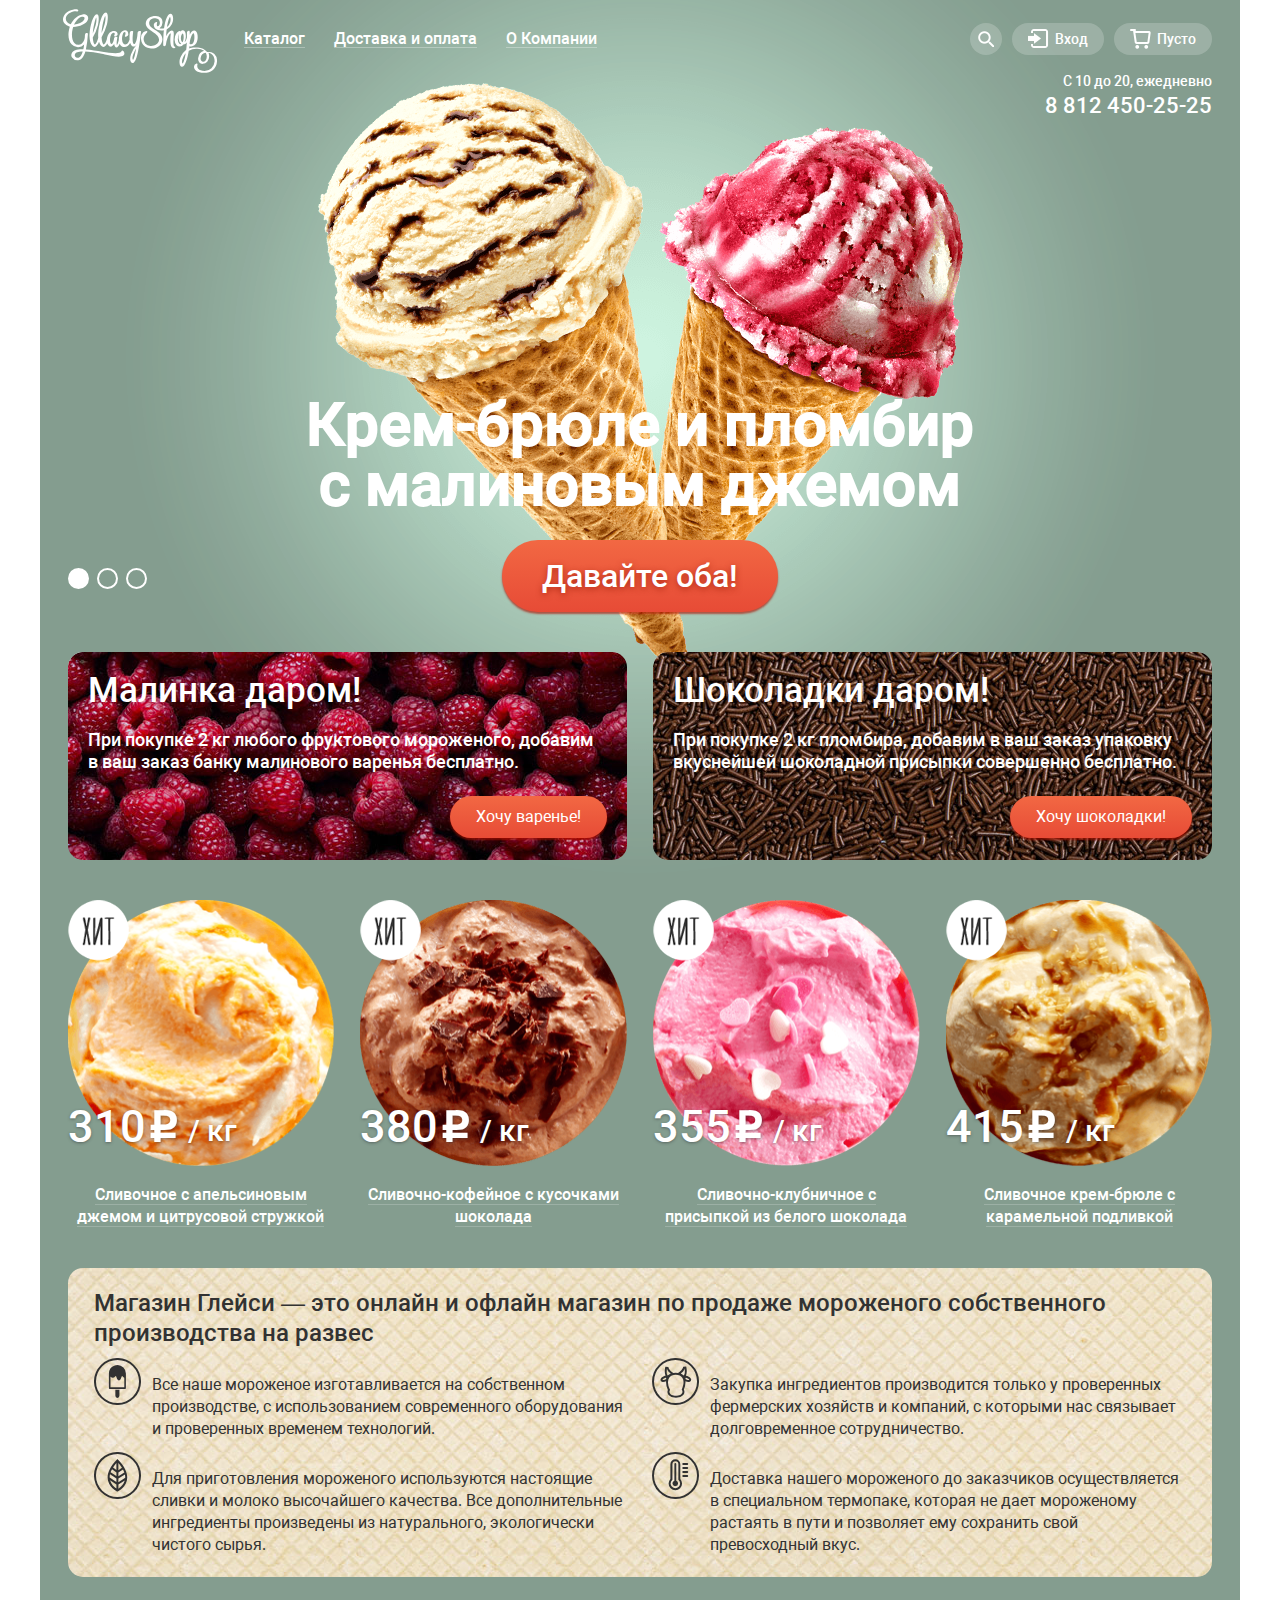
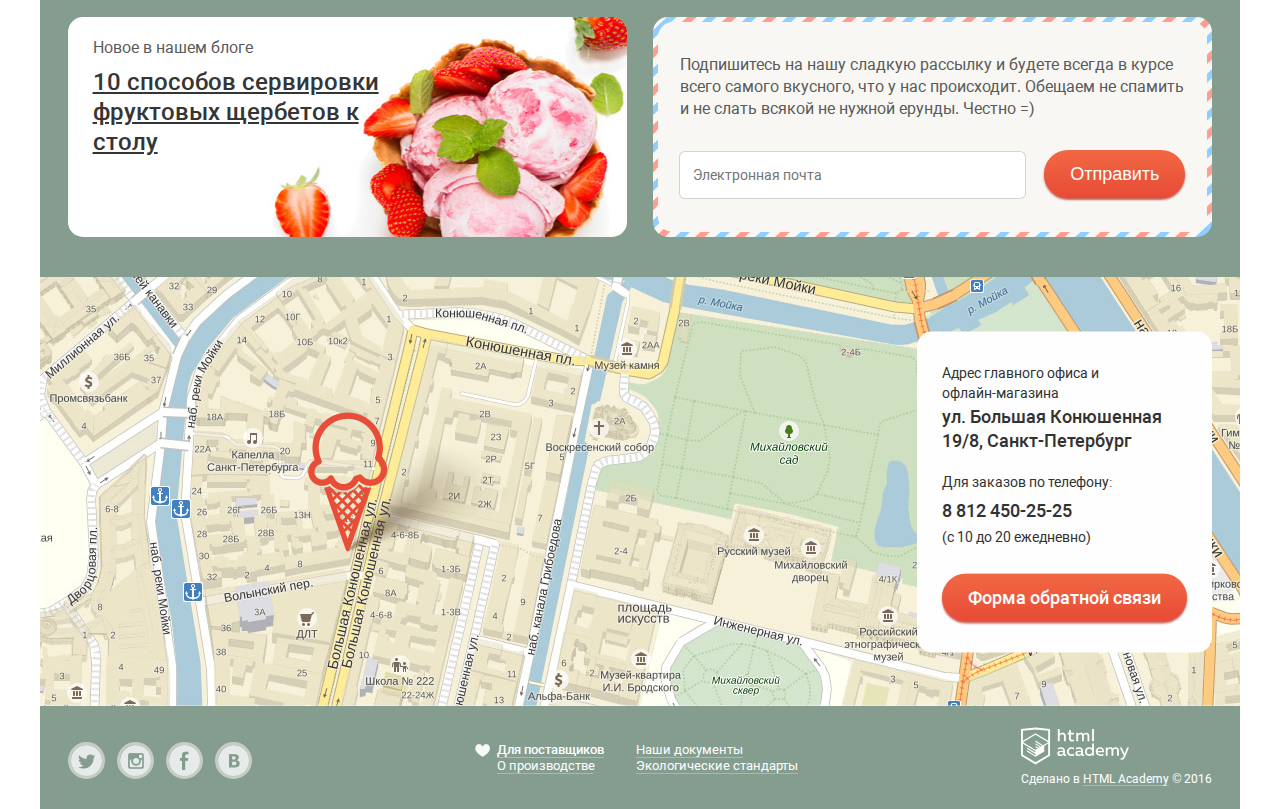
<file: index.html>
<!DOCTYPE html>
<html lang="ru">
    <head>
    <meta charset="utf-8">
    <link rel="stylesheet" href="css/style.css">
    <title>Gllacy</title>
    </head>
    <body>
        <input type="radio" id="slide-1" name="toggle" checked>
        <input type="radio" id="slide-2" name="toggle">
        <input type="radio" id="slide-3" name="toggle">
        
    <div class="container background-switch">
        <header class="clearfix">
            <nav class="header-block-left">
                <div class="header-logo">
                    <img src="img/logo-header.svg" width="154" height="64" alt="Магазин «Глейси»">
                </div>
                <ul class="nav-menu">
                    <li><a href="#">Каталог</a>
                        <ul class="nav-submenu">
                            <li><a class="nav-submenu-title">Новинки</a></li>
                            <li><a href="catalog.html">Сливочное</a></li>
                            <li><a href="#">Щербеты</a></li>
                            <li><a href="#">Фруктовый лед</a></li>
                            <li><a href="#">Мелорин</a></li>
                        </ul>
                    </li>
                    <li><a href="#">Доставка и оплата</a></li>
                    <li><a href="#">О Компании</a></li>
                </ul>
            </nav>
            
            <div class="header-block-right">
                <div class="search">
                    <a class="search-link" href="#">П</a>
                    <form class="search-form" action="#" method="get">
                        <input type="text" name="search" placeholder="Что ищем?">
                    </form>
                </div>
                <div class="login">
                    <a class="login-link" href="#">Вход</a>
                    <form class="login-form" action="#" method="get">
                        <input type="email" name="email" placeholder="Электронная почта">
                        <input type="password" name="password" placeholder="Пароль">
                        <div class="login-form-actions clearfix">
                            <button class="btn" name="submit">Войти</button>
                            <div class="login-form-links">
                                <a href="#">Забыли пароль?</a>
                                <a href="#">Новая регистрация</a>
                            </div>
                        </div>
                    </form>
                </div>
                <div class="cart">
                    <a class="cart-link" href="#">Пусто</a>
                </div>
            </div>
            <div class="info">
                <span class="schedule">С 10 до 20, ежедневно</span>
                <a class="main-tel" href="tel:+78124502525">8 812 450-25-25</a>
            </div>
        </header>
        
        <main>
            <div class="slider">
                <div class="slider-controls">
                    <label for="slide-1"></label>
                    <label for="slide-2"></label>
                    <label for="slide-3"></label>
                </div>
                <section class="slide slide-1">
                    <b class="slide-title">Крем-брюле и пломбир с малиновым джемом</b>
                    <a class="slide-btn btn" href="#">Давайте оба!</a>
                </section>
                <section class="slide slide-2">
                    <b class="slide-title">Шоколадный пломбир и лимонный сорбет</b>
                    <a class="slide-btn btn" href="#">Давайте оба!</a>
                </section>
                <section class="slide slide-3">
                    <b class="slide-title">Пломбир с помадкой и клубничный щербет</b>
                    <a class="slide-btn btn" href="#">Давайте оба!</a>
                </section>
            </div>
            
            <div class="special-offers clearfix">
                <section class="offer-left">
                    <h2>Малинка даром!</h2>
                    <p>При покупке 2 кг любого фруктового мороженого, добавим в ваш заказ банку малинового варенья бесплатно.</p>
                    <a class="btn" href="#">Хочу варенье!</a>
                </section>
                <section class="offer-right">
                    <h2>Шоколадки даром!</h2>
                    <p>При покупке 2 кг пломбира, добавим в ваш заказ упаковку вкуснейшей шоколадной присыпки совершенно бесплатно.</p>
                    <a class="btn" href="#">Хочу шоколадки!</a>
                </section>
            </div>
            
            <ul class="products">
                <li>
                    <div class="product-content">
                        <div class="product-photo">
                            <a href="#"><img src="img/ice-cream-1.png" alt="Сливочное с апельсиновым джемом и цитрусовой стружкой"></a>
                            <div class="hit">
                                <a href="#"><img src="img/hit.png" height="61" alt="Хит"></a>
                            </div>
                            <p class="price-tag"><span>310<img src="img/icon-rub.svg" width="32" height="37"></span> / кг</p>
                        </div>
                        <p><a class="product-title" href="#">Сливочное с апельсиновым джемом и цитрусовой стружкой</a></p>
                    </div>
                </li>
                <li>
                    <div class="product-content">
                        <div class="product-photo">
                            <a href="#"><img src="img/ice-cream-2.png" height="267" width="267" alt="Сливочно-кофейное с кусочками шоколада"></a>
                            <div class="hit">
                                <a href="#"><img src="img/hit.png" height="61" alt="Хит"></a>
                            </div>
                            <p class="price-tag"><span>380<img src="img/icon-rub.svg" width="32" height="37"></span> / кг</p>
                        </div>
                        <p><a class="product-title" href="#">Сливочно-кофейное с кусочками шоколада</a></p>
                    </div>
                </li>
                <li>
                    <div class="product-content">
                        <div class="product-photo">
                            <a href="#"><img src="img/ice-cream-3.png" height="267" width="267" alt="Сливочно-клубничное с присыпкой из белого шоколада"></a>
                            <div class="hit">
                                <a href="#"><img src="img/hit.png" height="61" alt="Хит"></a>
                            </div>
                            <p class="price-tag"><span>355<img src="img/icon-rub.svg" width="32" height="37"></span> / кг</p>
                        </div>
                        <p><a class="product-title" href="#">Сливочно-клубничное с присыпкой из белого шоколада</a></p>
                    </div>
                </li>
                <li>
                    <div class="product-content">
                        <div class="product-photo">
                            <a href="#"><img src="img/ice-cream-4.png" height="267" width="267" alt="Сливочное крем-брюле с карамельной подливкой"></a>
                            <div class="hit">
                                <a href="#"><img src="img/hit.png" height="61" alt="Хит"></a>
                            </div>
                            <p class="price-tag"><span>415<img src="img/icon-rub.svg" width="32" height="37"></span> / кг</p>
                        </div>
                        <p><a class="product-title" href="#">Сливочное крем-брюле с карамельной подливкой</a></p>
                    </div>
                </li>
            </ul>
            
            <section class="gllacy-promo clearfix">
                <h3>Магазин Глейси — это онлайн и офлайн магазин по продаже мороженого собственного производства на развес</h3>
                    <p class="promo-entry">Все наше мороженое изготавливается на собственном производстве, с использованием современного оборудования и проверенных временем технологий.</p>
                    <p class="promo-entry">Закупка ингредиентов  производится только у проверенных фермерских хозяйств и компаний, с которыми нас связывает долговременное сотрудничество.</p>
                    <p class="promo-entry">Для приготовления мороженого используются настоящие сливки и молоко высочайшего качества. Все дополнительные ингредиенты произведены из натурального, экологически чистого сырья.</p>
                    <p class="promo-entry">Доставка нашего мороженого до заказчиков осуществляется в специальном термопаке, которая не дает мороженому растаять в пути и позволяет ему сохранить свой превосходный вкус.</p>
            </section>
            
            <div class="blog-and-newsletter clearfix">
                <section class="blog-news">
                    <p>Новое в нашем блоге</p>
                    <h4><a class="blog-news-link" href="#">10 способов сервировки фруктовых щербетов к столу</a></h4>
                </section>
                <section class="newsletter-wrapper">
                    <div class="newsletter">
                        <p>Подпишитесь на нашу сладкую рассылку и будете всегда в курсе всего самого вкусного, что у нас происходит. Обещаем не спамить и не слать всякой не нужной ерунды. Честно =)</p>
                        <div class="newsletter-form">
                            <form action="#" method="post">
                                <input type="email" name="email" id="email" placeholder="Электронная почта">
                                <button class="btn" name="subscribe">Отправить</button>
                            </form>
                        </div>
                    </div>
                </section>
            </div>
        </main>
        
        <section class="contacts">
            <div class="contacts-map"></div>
            <div class="contacts-info">
                <p>Адрес главного офиса и<br>офлайн-магазина</p>
                <p><b>ул. Большая Конюшенная<br> 19/8, Санкт-Петербург</b></p>
                <p>Для заказов по телефону:</p>
                <a class="tel" href="tel:+78124502525">8 812 450-25-25</a>
                <p>(с 10 до 20 ежедневно)</p>
                <a class="contacts-btn btn" href="#">Форма обратной связи</a>
            </div>
            <form class="feedback-form" action="#" method=post>
                <button class="feedback-form-close" type="button">Закрыть</button>
                <p>Мы обязательно вам ответим!</p>
                <input type="text" name="username" placeholder="Как вас зовут?">
                <input type="email" name="email" placeholder="Ваша почта для ответа?">
                <textarea name="comment" placeholder="Напишите что-нибудь..."></textarea>
                <button class="btn">Отправить</button>
            </form>
            <div class="feedback-form-overlay"></div>
        </section>
        
        <footer class="clearfix">
            <ul class="footer-social">
                <li><a class="social-btn-tw" href="#">Т</a></li>
                <li><a class="social-btn-ig" href="#">И</a></li>
                <li><a class="social-btn-fb" href="#">Ф</a></li>
                <li><a class="social-btn-vk" href="#">В</a></li>
            </ul>
            
            <div class="footer-details">
                <div class="footer-details-left">
                    <a class="important" href="#">Для поставщиков</a>
                    <a href="#">О производстве</a>
                </div>
                <div class="footer-details-right">
                    <a href="#">Наши документы</a>
                    <a href="#">Экологические стандарты</a>
                </div>
            </div>
            
            <div class="footer-copyright">
                <div class="copyright-image">
                    <img src="img/logo-academy.svg" width="108" height="38" alt="HTML Академия">
                </div>
                <p>Сделано в <a href="https://htmlacademy.ru">HTML Academy</a> &#169; 2016</p>
            </div>
        </footer>
    </div>
    
    </body>
</html>
</file>
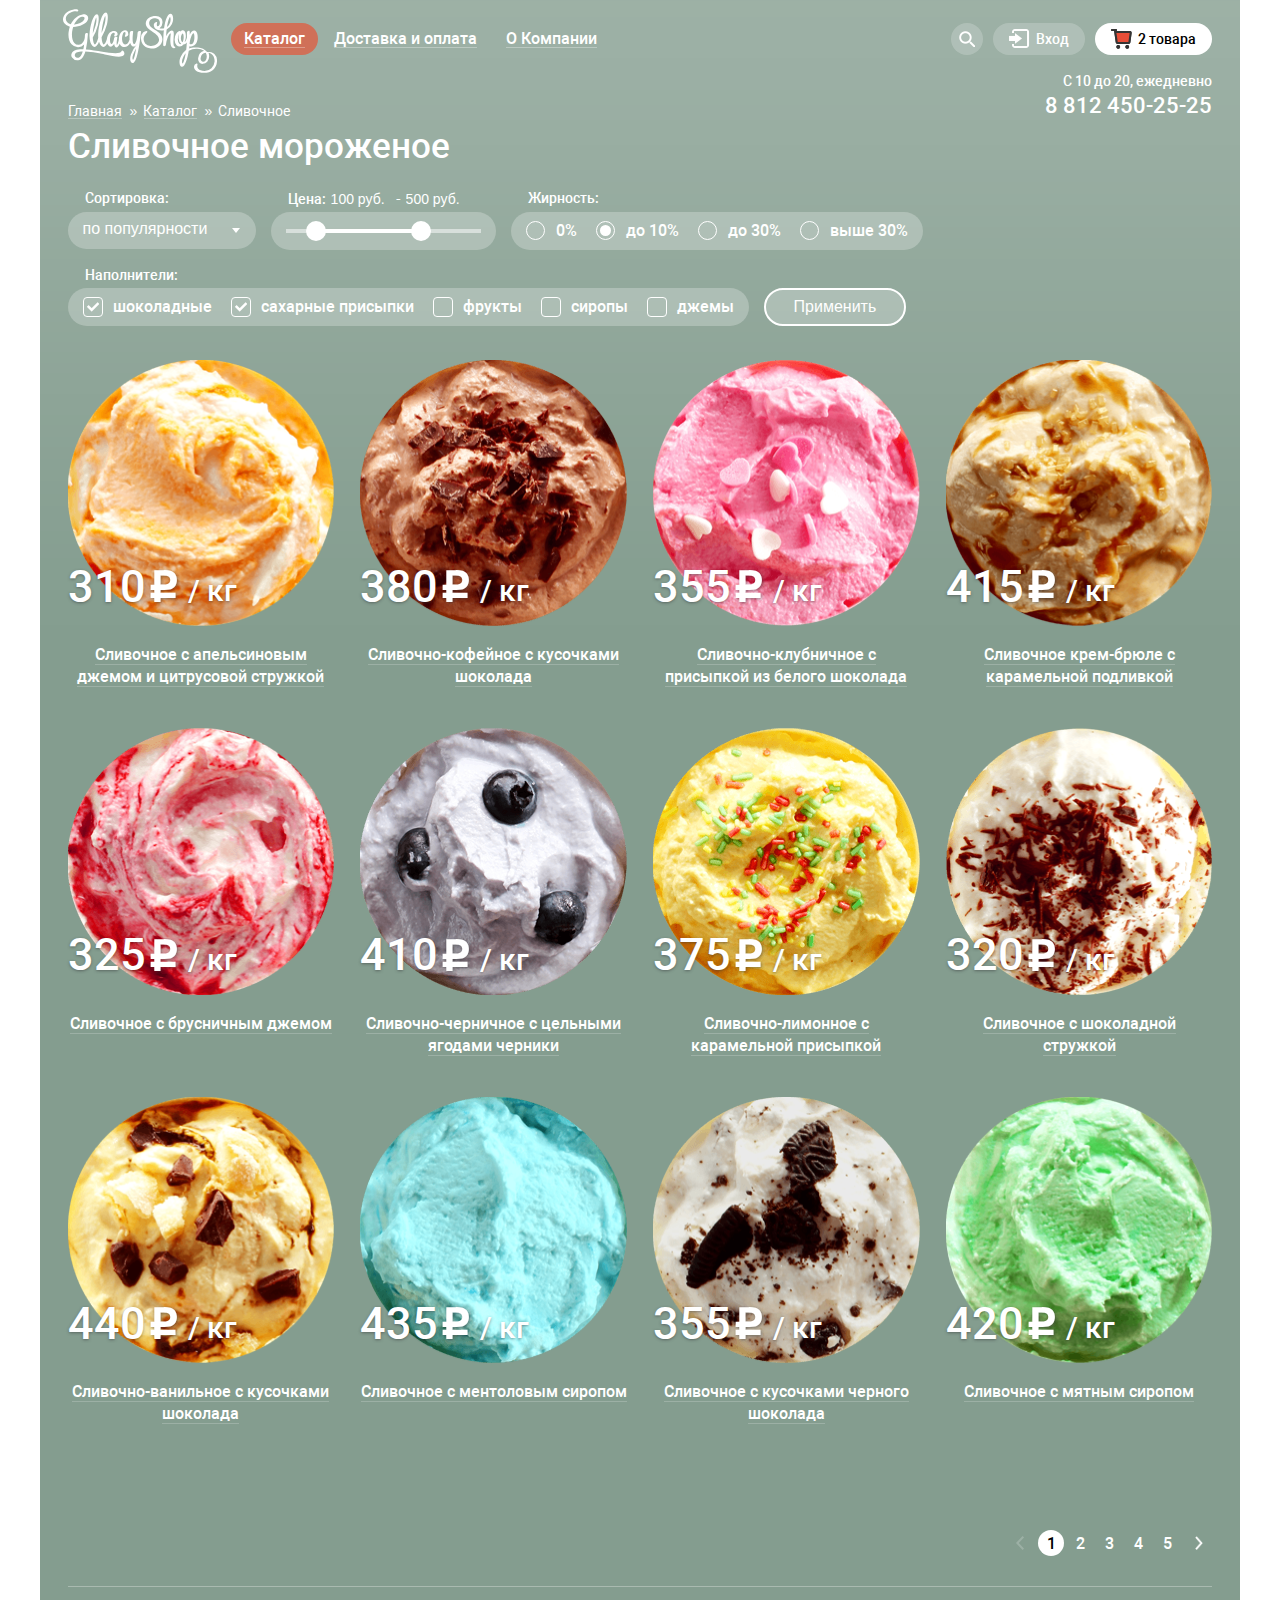
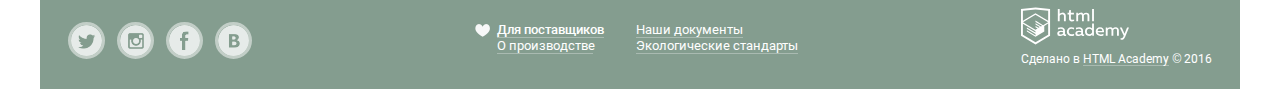
<file: catalog.html>
<!DOCTYPE html>
<html lang="ru">
    <head>
    <meta charset="utf-8">
    <link rel="stylesheet" href="css/style.css">
    <title>Gllacy</title>
    </head>
    <body class="secondary">
        
    <div class="container">
        <header class="clearfix">
            <nav class="header-block-left">
                <div class="header-logo">
                    <a href="index.html"><img src="img/logo-header.svg" width="154" height="64" alt="Магазин «Глейси»"></a>
                </div>
                <ul class="nav-menu">
                    <li><a class="active" href="#">Каталог</a>
                        <ul class="nav-submenu">
                            <li><a class="nav-submenu-title">Новинки</a></li>
                            <li><a class="active-sub" href="catalog.html">Сливочное</a></li>
                            <li><a href="#">Щербеты</a></li>
                            <li><a href="#">Фруктовый лед</a></li>
                            <li><a href="#">Мелорин</a></li>
                        </ul>
                    </li>
                    <li><a href="#">Доставка и оплата</a></li>
                    <li><a href="#">О Компании</a></li>
                </ul>
            </nav>
            
            <div class="header-block-right">
                <div class="search">
                    <a class="search-link" href="#">П</a>
                    <form class="search-form" action="#" method="get">
                        <input type="text" name="search" placeholder="Что ищем?">
                    </form>
                </div>
                <div class="login">
                    <a class="login-link" href="#">Вход</a>
                    <form class="login-form" action="#" method="get">
                        <input type="email" name="email" placeholder="Электронная почта">
                        <input type="password" name="password" placeholder="Пароль">
                        <div class="login-form-actions">
                            <button class="btn" name="submit">Войти</button>
                            <div class="login-form-links">
                                <a href="#">Забыли пароль?</a>
                                <a href="#">Новая регистрация</a>
                            </div>
                        </div>
                    </form>
                </div>
                <div class="cart">
                    <a class="cart-link filled" href="#">2 товара</a>
                    <div class="cart-popup">
                        <table class="cart-table">
                            <tr>
                                <td><button class="cart-item-delete" type="button">Удалить</button></td>
                                <td><img src="img/ice-cream-cart-1.png" width="33" height="33" alt="Пломбир с апельсиновым джемом"></td>
                                <td>Пломбир с апельсиновым джемом</td>
                                <td>1,5 кг x <span>200 руб.</span></td>
                                <td>300 руб.</td>
                            </tr>
                            <tr>
                                <td><button class="cart-item-delete" type="button">Удалить</button></td>
                                <td><img src="img/ice-cream-cart-2.png" width="33" height="33" alt="Клубничный пломбир с присыпкой из белого шоколада"></td>
                                <td>Клубничный пломбир с присыпкой из белого шоколада</td>
                                <td>1,5 кг x <span>300 руб.</span></td>
                                <td>450 руб.</td>
                            </tr>
                        </table>
                        <span class="cart-total">
                            <p>Итого: 750 руб.</p>
                        </span>
                        <a class="btn" href="#">Оформить заказ</a>
                    </div>
                </div>
            
            </div>
            <div class="info">
                <span class="schedule">С 10 до 20, ежедневно</span>
                <a class="main-tel" href="tel:+78124502525">8 812 450-25-25</a>
            </div>
        </header>
        
        <main>
            <nav class="breadcrumbs">
                <a href="#">Главная</a>
                <a href="#">Каталог</a>
                <a class="breadcrumbs-active">Сливочное</a>
            </nav>
            
            <h2 class="page-title">Сливочное мороженое</h2>
            
            <form class="filter clearfix">
                <fieldset class="sort sort-by-type">
                    <legend>Сортировка:</legend>
                    <select class="sort-by-type-list">
                        <option value="popular">по популярности</option>
                        <option value="cheap-to-exp">сначала недорогие</option>
                        <option value="exp-to-cheap">сначала дорогие</option>
                        <option value="fattiness">по жирности</option>
                    </select>
                </fieldset>
                <fieldset class="sort sort-by-price">
                    <legend>
                        <span>Цена: </span><input class="min-price" type="text" value="100 руб."><span> - </span><input class="max-price" type="text" value="500 руб.">
                    </legend>
                    <div class="scale">
                        <div class="toggle toggle-left"></div>
                        <div class="scale-white"></div>
                        <div class="toggle toggle-right"></div>
                    </div>
                </fieldset>
                <fieldset class="sort sort-by-fattiness">
                    <legend>Жирность:</legend>
                    <input type="radio" id="fat-1" name="fattiness" value="0%">
                    <label for="fat-1">0%</label>
                    <input type="radio" id="fat-2" name="fattiness" value=">10%" checked>
                    <label for="fat-2">до 10%</label>
                    <input type="radio" id="fat-3" name="fattiness" value=">30%">
                    <label for="fat-3">до 30%</label>
                    <input type="radio" id="fat-4" name="fattiness" value="<30%">
                    <label for="fat-4">выше 30%</label>
                </fieldset>
                <fieldset class="sort sort-by-fillers">
                    <legend>Наполнители:</legend>
                    <input type="checkbox" id="filler-1" name="chocolate" checked>
                    <label for="filler-1">шоколадные</label>
                    <input type="checkbox" id="filler-2" name="sugar" checked>
                    <label for="filler-2">сахарные присыпки</label>
                    <input type="checkbox" id="filler-3" name="fruit">
                    <label for="filler-3">фрукты</label>
                    <input type="checkbox" id="filler-4" name="syrop">
                    <label for="filler-4">сиропы</label>
                    <input type="checkbox" id="filler-5" name="jam">
                    <label for="filler-5">джемы</label>
                </fieldset>
                <button class="filter-btn btn" name="filter-button">Применить</button>
            </form>
            
            <ul class="products">
                <li>
                    <div class="product-content">
                        <div class="product-photo">
                            <a href="#"><img src="img/ice-cream-1.png" height="267" width="267" alt="Сливочное с апельсиновым джемом и цитрусовой стружкой"></a>
                            <p class="price-tag"><span>310<img src="img/icon-rub.svg" width="32" height="37"></span> / кг</p>
                        </div>
                        <p><a class="product-title" href="#">Сливочное с апельсиновым джемом и цитрусовой стружкой</a></p>
                        <a class="product-btn btn" href="#">Быстрый просмотр</a>
                        <div class="product-overlay"></div>
                    </div>
                </li>
                <li>
                    <div class="product-content">
                        <div class="product-photo">
                            <a href="#"><img src="img/ice-cream-2.png" height="267" width="267" alt="Сливочно-кофейное с кусочками шоколада"></a>
                            <p class="price-tag"><span>380<img src="img/icon-rub.svg" width="32" height="37"></span> / кг</p>
                        </div>
                        <p><a class="product-title" href="#">Сливочно-кофейное с кусочками шоколада</a></p>
                        <a class="product-btn btn" href="#">Быстрый просмотр</a>
                        <div class="product-overlay"></div>
                    </div>
                </li>
                <li>
                    <div class="product-content">
                        <div class="product-photo">
                            <a href="#"><img src="img/ice-cream-3.png" height="267" width="267" alt="Сливочно-клубничное с присыпкой из белого шоколада"></a>
                            <p class="price-tag"><span>355<img src="img/icon-rub.svg" width="32" height="37"></span> / кг</p>
                        </div>
                        <p><a class="product-title" href="#">Сливочно-клубничное с присыпкой из белого шоколада</a></p>
                        <a class="product-btn btn" href="#">Быстрый просмотр</a>
                        <div class="product-overlay"></div>
                    </div>
                </li>
                <li>
                    <div class="product-content">
                        <div class="product-photo">
                            <a href="#"><img src="img/ice-cream-4.png" height="267" width="267" alt="Сливочное крем-брюле с карамельной подливкой"></a>
                            <p class="price-tag"><span>415<img src="img/icon-rub.svg" width="32" height="37"></span> / кг</p>
                        </div>
                        <p><a class="product-title" href="#">Сливочное крем-брюле с карамельной подливкой</a></p>
                        <a class="product-btn btn" href="#">Быстрый просмотр</a>
                        <div class="product-overlay"></div>
                    </div>
                </li>
                <li>
                    <div class="product-content">
                        <div class="product-photo">
                            <a href="#"><img src="img/ice-cream-1a.png" width="267" height="267" alt="Сливочное с брусничным джемом"></a>
                            <p class="price-tag"><span>325<img src="img/icon-rub.svg" width="32" height="37"></span> / кг</p>
                        </div>
                        <p><a class="product-title" href="#">Сливочное с брусничным джемом</a></p>
                        <a class="product-btn btn" href="#">Быстрый просмотр</a>
                        <div class="product-overlay"></div>
                    </div>
                </li>
                <li>
                    <div class="product-content">
                        <div class="product-photo">
                            <a href="#"><img src="img/ice-cream-2a.png" width="267" height="267" alt="Сливочно-черничное с цельными ягодами черники"></a>
                        <p class="price-tag"><span>410<img src="img/icon-rub.svg" width="32" height="37"></span> / кг</p>
                        </div>
                        <p><a class="product-title" href="#">Сливочно-черничное с цельными ягодами черники</a></p>
                        <a class="product-btn btn" href="#">Быстрый просмотр</a>
                        <div class="product-overlay"></div>
                    </div>
                </li>
                <li>
                    <div class="product-content">
                        <div class="product-photo">
                            <a href="#"><img src="img/ice-cream-3a.png" width="267" height="267" alt="Сливочно-лимонное с карамельной присыпкой"></a>
                        <p class="price-tag"><span>375<img src="img/icon-rub.svg" width="32" height="37"></span> / кг</p>
                        </div>
                        <p><a class="product-title" href="#">Сливочно-лимонное с карамельной присыпкой</a></p>
                        <a class="product-btn btn" href="#">Быстрый просмотр</a>
                        <div class="product-overlay"></div>
                    </div>
                </li>
                <li>
                    <div class="product-content">
                        <div class="product-photo">
                            <a href="#"><img src="img/ice-cream-4a.png" width="267" height="267" alt="Сливочное с шоколадной стружкой"></a>
                        <p class="price-tag"><span>320<img src="img/icon-rub.svg" width="32" height="37"></span> / кг</p>
                        </div>
                        <p><a class="product-title" href="#">Сливочное с шоколадной стружкой</a></p>
                        <a class="product-btn btn" href="#">Быстрый просмотр</a>
                        <div class="product-overlay"></div>
                    </div>
                </li>
                <li>
                    <div class="product-content">
                        <div class="product-photo">
                            <a href="#"><img src="img/ice-cream-1b.png" width="267" height="267" alt="Сливочно-ванильное с кусочками шоколада"></a>
                        <p class="price-tag"><span>440<img src="img/icon-rub.svg" width="32" height="37"></span> / кг</p>
                        </div>
                        <p><a class="product-title" href="#">Сливочно-ванильное с кусочками шоколада</a></p>
                        <a class="product-btn btn" href="#">Быстрый просмотр</a>
                        <div class="product-overlay"></div>
                    </div>
                </li>
                <li>
                    <div class="product-content">
                        <div class="product-photo">
                            <a href="#"><img src="img/ice-cream-2b.png" width="267" height="267" alt="Сливочное с ментоловым сиропом"></a>
                        <p class="price-tag"><span>435<img src="img/icon-rub.svg" width="32" height="37"></span> / кг</p>
                        </div>
                        <p><a class="product-title" href="#">Сливочное с ментоловым сиропом</a></p>
                        <a class="product-btn btn" href="#">Быстрый просмотр</a>
                        <div class="product-overlay"></div>
                    </div>
                </li>
                <li>
                    <div class="product-content">
                        <div class="product-photo">
                            <a href="#"><img src="img/ice-cream-3b.png" width="267" height="267" alt="Сливочное с кусочками черного шоколада"></a>
                        <p class="price-tag"><span>355<img src="img/icon-rub.svg" width="32" height="37"></span> / кг</p>
                        </div>
                        <p><a class="product-title" href="#">Сливочное с кусочками черного шоколада</a></p>
                        <a class="product-btn btn" href="#">Быстрый просмотр</a>
                        <div class="product-overlay"></div>
                    </div>
                </li>
                <li>
                    <div class="product-content">
                        <div class="product-photo">
                            <a href="#"><img src="img/ice-cream-4b.png" width="267" height="267" alt="Сливочное с мятным сиропом"></a>
                        <p class="price-tag"><span>420<img src="img/icon-rub.svg" width="32" height="37"></span> / кг</p>
                        </div>
                        <p><a class="product-title" href="#">Сливочное с мятным сиропом</a></p>
                        <a class="product-btn btn" href="#">Быстрый просмотр</a>
                        <div class="product-overlay"></div>
                    </div>
                </li>
            </ul>
            
            <nav class="pagination">
                <a class="prev disabled" href="#"><img src="img/icon-prev-page.png" width="8" height="14" alt="previous page"></a>
                <a class="pagination-active" href="#">1</a>
                <a href="#">2</a>
                <a href="#">3</a>
                <a href="#">4</a>
                <a href="#">5</a>
                <a class="next" href="#"><img src="img/icon-next-page.png" width="8" height="14" alt="next page"></a>
            </nav>
        </main>
        
        <footer class="secondary clearfix">
            <ul class="footer-social">
                <li><a class="social-btn social-btn-tw" href="#">Т</a></li>
                <li><a class="social-btn social-btn-ig" href="#">И</a></li>
                <li><a class="social-btn social-btn-fb" href="#">Ф</a></li>
                <li><a class="social-btn social-btn-vk" href="#">В</a></li>
            </ul>
            
            <div class="footer-details">
                <div class="footer-details-left">
                    <a class="important" href="#">Для поставщиков</a>
                    <a href="#">О производстве</a>
                </div>
                <div class="footer-details-right">
                    <a href="#">Наши документы</a>
                    <a href="#">Экологические стандарты</a>
                </div>
            </div>
            
            <div class="footer-copyright">
                <div class="copyright-image">
                    <img src="img/logo-academy.svg" width="108" height="38" alt="HTML Академия">
                </div>
                <p>Сделано в <a href="https://htmlacademy.ru">HTML Academy</a> &#169; 2016</p>
            </div>
        </footer>
    </div>
    
    </body>
</html>
</file>
<file: css/style.css>
@font-face {
    font-family: "Roboto";
    src: url("../fonts/roboto/roboto.woff") format("woff"),
         url("../fonts/roboto/roboto.woff2") format("woff2");
    font-weight: 400;
    font-style: normal;
}

@font-face {
    font-family: "Roboto";
    src: url("../fonts/roboto/robotomedium.woff") format("woff"),
         url("../fonts/roboto/robotomedium.woff2") format("woff2");
    font-weight: 500;
    font-style: normal;
}

body {
    min-width: 900px;
    max-width: 1200px;
    margin: 0 auto;
    font-size: 16px;
    line-height: 18px;
    color: #fff;
    font-weight: 400;
    font-family: Roboto, Arial, sans-serif;
    background-color: white;
}

body > input[type="radio"] {
    display: none;
}

.container {
    width: auto;
    padding: 0 2.3%;
    margin: 0 auto;
    background: #849d8f url("../img/bg-secondary-gradient.png") repeat-x;
}

.background-switch {
    background: url("../img/ice-cream-slide-1.png") no-repeat #849d8f 50% 0;
}

header {
    position: relative;
    margin: 0 0 25px;
}

footer {
    text-align: center;
    clear: both;
}

footer.secondary {
    border-top: 1px solid rgba(255, 255, 255, 0.3);
}

.clearfix::after {
    content: "";
    display: table;
    clear: both;
}

a:link,
a:visited {
    position: relative;
    font-size: 16px;
    font-weight: 400;
    font-family: Roboto, Arial, sans-serif;
    line-height: 18px;
    color: #fff;
    text-decoration: none;
}

a::after {
    content: "";
    position: absolute;
    left: 0;
    bottom: 0;
    width: 100%;
    height: 1px;
    background: #fff;
    background-clip: content-box;
    opacity: 0.3;
}

a:hover {
    color: #ffbc9e;
}

a:hover::after {
    background: #ffbc9e;
    background-clip: content-box;
}

a.btn::after {
    background: none;
}

h2 {
    font-size: 35px;
    line-height: 41px;
    font-weight: 500;
}

h3 {
    font-size: 24px;
    line-height: 30px;
    color: #323232;
    font-weight: 500;
}

h4 {
    font-size: 16px;
    line-height: 22px;
    color: #323232;
}

.btn {
    padding: 12px 26px;
    margin: 0;
    font-weight: 500;
    text-align: center;
    text-decoration: none;
    border: none;
    border-radius: 40px;
    background: #ed5a3d linear-gradient(to bottom, #f26843 0%, #e74b36 100%);
    box-shadow: 0 2px 2px 0 rgba(172, 16, 0, 0.64);
    outline: none;
    cursor: pointer;
}

.btn:hover {
    background-image: linear-gradient(to bottom, #f58669 0%, #ec6f5e 100%);
    box-shadow: 0 2px 2px #ac1000;
    color: #fff;
}

.btn:active {
    background-image: linear-gradient(to bottom, #d84732 0%, #e1613e 100%);
    box-shadow: inset 0 2px 2px #ac1000;
}

.btn:focus {
    color: #fff;
}

.header-block-left {
    float: left;
    max-width: 580px;
}

.header-logo {
    float: left;
    height: 64px;
    width: 154px;
    margin: 9px 14px 0 -5px;
}

.header-logo a {
    display: block;
    height: 100%;
}

.header-logo img {
    max-width: 100%;
    max-height: 100%;
}

.header-logo a::after {
    background: none;
}

.nav-menu {
    position: relative;
    float: left;
    max-width: 390px;
    margin: 23px 0 0;
    padding: 0;
    font-size: 0;
    list-style: none;
}

.nav-menu > li {
    display: inline-block;
    padding: 0 0 4px;
    margin: 0 3px 0 0;
    white-space: nowrap;
    overflow: hidden;
    text-overflow: ellipsis;
}

.nav-menu > li > a,
.nav-menu > li > a:visited {
    position: relative;
    display: block;
    max-width: 180px;
    padding: 7px 13px;
    font-weight: 500;
    color: #fff;
    border-radius: 20px;
}

.nav-menu > li:hover > a,
.nav-menu > li:focus > a {
    color: #000;
    background: #f7f6f3;
}

.nav-menu > li > a:active {
    background: #ededed;
    box-shadow: inset 0 2px 1px #696969;
}

.nav-menu > li > a::after {
    content: "";
    position: absolute;
    left: 0;
    bottom: 0;
    box-sizing: border-box;
    width: 100%;
    height: 15px;
    padding: 7px 13px;
    background: #fff;
    background-clip: content-box;
    opacity: 0.3;
}

.nav-menu > li > a:hover::after {
    background: none;
}

.nav-menu > li > a.active {
    color: #fff;
    background: #d07058;
}

.nav-menu > li:hover > a.active {
    color: #000;
    background: #f7f6f3;
    border-radius: 20px;
    cursor: default;
}

.nav-menu > li > a.active:active {
    box-shadow: none;
}

.nav-menu > a.active::after {
    background: none;
}

.nav-submenu {
    display: none;
    position: absolute;
    left: -7px;
    top: 36px;
    padding: 5px 0 0;
    margin: 0;
    background: #f8f7f4;
    list-style: none;
    border-radius: 5px;
    box-shadow: 0 20px 20px 0 rgba(0, 0, 0, 0.4);
    z-index: 10;
}

.nav-submenu a {
    display: block;
    padding: 6px 20px;
    margin: 5px 0;
    font-size: 14px;
    font-weight: 400px;
    line-height: 16px;
    color: #000;
    background: none;
}

a.nav-submenu-title {
    position: relative;
    font-weight: 500;
    margin: 0 0 10px;
    cursor: pointer;
}

a.nav-submenu-title::before {
    position: absolute;
    content: "";
    left: 4%;
    bottom: -6px;
    width: 90%;
    height: 1px;
    background: #d1d0ce;
    z-index: 10;
}

.nav-submenu a:hover,
.nav-submenu a:focus {
    background: #fbded7;
}

.nav-submenu a:active {
    background: #f6b5a5;
    box-shadow: none;
}

.nav-submenu a.active-sub {
    background: #d07058;
    cursor: default;
}

.nav-menu > li:hover .nav-submenu,
.nav-menu > li:focus .nav-submenu {
    display: block;
}

.header-block-right {
    float: right;
    max-width: 315px;
    margin: 23px 0 18px;
}

.header-block-right a {
    font-size: 14px;
    line-height: 16px;
    font-weight: 500;
}

.header-block-right a::after {
    background: none;
}

.search {
    position: relative;
    float: left;
    padding: 0 0 4px;
    max-width: 45px;
    margin: 0 10px 0 0;
}

a.search-link {
    position: relative;
    display: block;
    width: 32px;
    height: 32px;
    font-size: 0;
    background: rgba(255, 255, 255, 0.2);
    border-radius: 50%;
}

.search-link::before {
    content: "";
    position: absolute;
    top: 50%;
    left: 50%;
    transform: translate(-50%, -50%);
    width: 16px;
    height: 16px;
    background: url("../img/sprite.png") -138px -62px no-repeat;
}

.search:hover .search-link {
    background: rgba(255, 255, 255, 1);
    cursor: default;
}

.search:hover .search-link::before {
    background: url("../img/sprite.png") -138px -99px no-repeat;
}

.search-form {
    display: none;
    position: absolute;
    top: 36px;
    right: 0px;
    width: 341px;
    padding: 22px 15px;
    background: #f8f7f4;
    border-radius: 5px;
    box-shadow: 0 20px 20px rgba(0, 0, 0, 0.4);
}

.search-form input,
.login-form input {
    position: relative;
    box-sizing: border-box;
    width: 100%;
    padding: 9px 13px;
    font-size: 16px;
    line-height: 24px;
    font-family: Roboto, Arial, sans-serif;
    font-weight: 500;
    border: none;
    border-radius: inherit;
    box-shadow: 0 0 0 1px #d3d3d2;
    color: #000;
    outline: none;
}

.search-form input::-webkit-input-placeholder,
.login-form input::-webkit-input-placeholder,
.newsletter-form input::-webkit-input-placeholder,
.feedback-form input::-webkit-input-placeholder,
.feedback-form textarea::-webkit-input-placeholder {
    font-size: 14px;
    line-height: 24px;
    font-family: Roboto, Arial, sans-serif;
    font-weight: 400;
}

.search-form input:-moz-placeholder,
.login-form input:-moz-placeholder,
.newsletter-form input:-moz-placeholder,
.feedback-form input:-moz-placeholder,
.feedback-form textarea:-moz-placeholder{
    font-size: 14px;
    line-height: 24px;
    font-family: Roboto, Arial, sans-serif;
    font-weight: 400;
}

.search-form input:-ms-input-placeholder,
.login-form input:-ms-input-placeholder,
.newsletter-form input:-ms-input-placeholder,
.feedback-form input:-ms-input-placeholder,
.feedback-form textarea:-ms-input-placeholder {
    font-size: 14px;
    line-height: 24px;
    font-family: Roboto, Arial, sans-serif;
    font-weight: 400;
}

.search:hover .search-form,
.login:hover .login-form {
    display: block;
}

.search-form input:hover,
.login-form input:hover,
.newsletter-form input:hover,
.feedback-form input:hover,
.feedback-form textarea:hover {
    box-shadow: 0 0 0 2px #c7c6c5;
}

.search-form input:focus,
.login-form input:focus,
.newsletter-form input:focus,
.feedback-form input:focus,
.feedback-form textarea:focus {
    box-shadow: 0 0 0 2px #8fbdec;
}

.login {
    position: relative;
    float: left;
    height: 32px;
    padding: 0 0 4px;
    max-width: 110px;
    margin: 0 10px 0 0;
    white-space: nowrap;
}

a.login-link {
    position: relative;
    display: block;
    padding: 8px 16px 8px 43px;
    background: rgba(255, 255, 255, 0.2);
    border-radius: 20px;
}

a.login-link::before {
    position: absolute;
    content: "";
    left: 16px;
    bottom: 7px;
    width: 21px;
    height: 19px;
    background: url("../img/sprite.png") -92px -41px no-repeat;
}

.login:hover a.login-link {
    background: #fff;
    color: #000;
}

a.login-link:focus {
    color: #fff;
}

.login:hover a.login-link::before {
    background: url("../img/sprite.png") -10px -80px no-repeat;
}

.login-form {
    display: none;
    position: absolute;
    right: 0px;
    top: 36px;
    box-sizing: border-box;
    width: 277px;
    padding: 20px 20px;
    background: #f8f7f4;
    border-radius: 5px;
    box-shadow: 0 20px 25px rgba(0, 0, 0, 0.4);
    z-index: 1;
}


.login-form a {
    position: relative;
    font-size: 13px;
    line-height: 24px;
    font-family: Roboto, Arial, sans-serif;
    font-weight: 400;
    color: #323232;
}

.login-form a::after {
    content: "";
    position: absolute;
    left: 0;
    bottom: 5px;
    box-sizing: border-box;
    width: 100%;
    height: 1px;
    background: #000;
    background-clip: content-box;
}

.login-form a:first-child::after {
    padding-right: 18px;
}

.login-form a:hover {
    color: #e84d37;
}

.login-form a:hover::after {
    background: #e84d37;
    background-clip: content-box;
}

.login-form input {
    display: block;
    box-sizing: border-box;
    width: 100%;
    margin: 0 0 20px;
}

.login-form-links a {
    display: block;
}

.login-form-actions .btn {
    padding: 10px 24px;
    float: left;
    font-size: 18px;
    line-height: 24px;
    font-weight: 500;
    color: #fff;
}

.login:hover .login-form {
    display: block;
}

.login-form-actions .login-form-links {
    max-width: 125px;
    float: right;
}

.cart {
    position: relative;
    float: left;
    padding: 0 0 4px;
    max-width: 120px;
    white-space: nowrap;
}

a.cart-link {
    position: relative;
    display: block;
    padding: 8px 16px 8px 43px;
    background: rgba(255, 255, 255, 0.2);
    border-radius: 20px;
}

a.cart-link.filled {
    background: rgba(255, 255, 255, 1);
    color: #000;
}

a.cart-link::before,
a.cart-link.filled::before {
    position: absolute;
    content: "";
    top: 6px;
    left: 16px;
    width: 21px;
    height: 20px;
}

a.cart-link::before {
    background: url("../img/sprite.png") -10px -10px no-repeat;
}

a.cart-link.filled::before {
    background: url("../img/sprite.png") -51px -10px no-repeat;
}

.cart:hover a.cart-link {
    background: rgba(255, 255, 255, 1);
    color: #000;
}

.cart:hover a.cart-link:before {
    background: url("../img/sprite.png") -10px -40px no-repeat;
}

.cart:hover a.cart-link.filled:before {
    background: url("../img/sprite.png") -51px -10px no-repeat;
}

.cart:hover .cart-popup,
.cart:focus .cart-popup {
    display: block;
}

.cart-popup {
    display: none;
    position: absolute;
    top: 36px;
    right: 0px;
    box-sizing: border-box;
    min-width: 535px;
    padding: 0 15px 22px;
    font-size: 13px;
    line-height: 16px;
    color: #323232;
    border-radius: 5px;
    background: #f8f7f4;
    box-shadow: 0 20px 25px rgba(0, 0, 0, 0.4);
    z-index: 1;
}

.cart-table {
    border-spacing: 0 20px;
    border-bottom: 1px solid #cacac7;
}

.cart-table td {
    min-height: 33px;
}

.cart-table td:nth-child(2) {
    padding: 0 12px;
}

.cart-table td:nth-child(3) {
    width: 220px;
}

.cart-table td:nth-child(4),
.cart-table td:last-child {
    padding: 0 15px;
    text-align: center;
}

.cart-item-delete {
    display: block;
    position: relative;
    width: 15px;
    height: 15px;
    font-size: 0;
    background: none;
    border: 0;
    outline: 0;
    cursor: pointer;
}

.cart-item-delete::before,
.cart-item-delete::after {
    position: absolute;
    content: "";
    top: 7px;
    left: 0;
    width: 15px;
    height: 1px;
    background: #3e3e3e;
}

.cart-item-delete::before {
    transform: rotate(45deg);
}

.cart-item-delete::after {
    transform: rotate(-45deg);
}

.cart-table span {
    color: #999999;
}

.cart-popup span.cart-total {
    float: right;
    font-size: 15px;
    line-height: 18px;
    font-weight: 500;
}

.cart-popup a.btn {
    float: right;
    clear: right;
    padding: 10px 15px;
    max-width: 200px;
    font-size: 18px;
    line-height: 24px;
    font-weight: 500;
    overflow: hidden;
}

.info {
    position: absolute;
    right: 0;
    bottom: -41px;
    text-align: right;
}

.info a::after {
    background: none;
}

.info a:hover {
    color: #fff;
}

.schedule {
    font-size: 14px;
    line-height: 16px;
    font-weight: 500;
    display: block;
    margin: 0 0 5px;
}

a.main-tel {
    font-size: 22px;
    line-height: 24px;
    font-family: Roboto, Arial, sans-serif;
    font-weight: 500;
}

.slider {
    position: relative;
    margin: 83px 0 40px;
}

.slide {
    display: none;
    max-width: 700px;
    margin: auto;
    text-align: center;
}

.slide-title {
    display: block;
    margin: 0 0 24px;
    padding: 235px 0 0;
    font-size: 60px;
    line-height: 60.35px;
    font-weight: bold;
}

a.slide-btn {
    display: inline-block;
    max-width: 550px;
    padding: 14px 40px;
    font-size: 32px;
    line-height: 44px;
    font-weight: 500;
    text-shadow: 0 2px 6px rgba(160, 32, 11, 0.76);
}

.slider-controls {
    position: absolute;
    bottom: 14px;
    left: 0;
    max-width: 116px;
    font-size: 0;
}

.slider-controls label {
    display: inline-block;
    width: 17px;
    height: 17px;
    margin: 0 8px 0 0;
    border-radius: 50%;
    border: 2px solid #fff;
    cursor: pointer;
}

.slider-controls label:hover {
    background: rgba(255, 255, 255, 0.3);
}

#slide-1:checked ~ .container .slider-controls label[for="slide-1"],
#slide-2:checked ~ .container .slider-controls label[for="slide-2"],
#slide-3:checked ~ .container .slider-controls label[for="slide-3"] {
    background: #fff;
}

#slide-1:checked ~ .container .slider .slide-1,
#slide-2:checked ~ .container .slider .slide-2,
#slide-3:checked ~ .container .slider .slide-3 {
    display: block;
}

#slide-1:checked ~ .container .slider .slide-2,
#slide-1:checked ~ .container .slider .slide-3 {
    display: none;
}

#slide-2:checked ~ .container.background-switch {
    background: url("../img/ice-cream-slide-2.png") no-repeat #8996a6 50% 0;
}

#slide-2:checked ~ .container .slider .slide-1,
#slide-2:checked ~ .container .slider .slide-3 {
    display: none;
}

#slide-3:checked ~ .container.background-switch {
    background: url("../img/ice-cream-slide-3.png") no-repeat #9d8b84 50% 0;
}

#slide-3:checked ~ .container .slider .slide-1,
#slide-3:checked ~ .container .slider .slide-2 {
    display: none;
}

.special-offers {
    margin: 0 0 40px;
}

.offer-left,
.offer-right {
    box-sizing: border-box;
    width: 48.85%;
    padding: 18px 20px 22px;
}

.special-offers h2 {
    margin: 0 0 16px;
    font-size: 35px;
    line-height: 41px;
    font-weight: 500;
}

.special-offers p {
    margin-bottom: 23px;
    font-size: 18px;
    line-height: 22px;
    font-weight: 500;
}

.special-offers a.btn {
    float: right;
}

.offer-left {
    float: left;
    border-radius: 15px;
    background: url("../img/bg-raspberry.jpg") no-repeat left top;
}

.offer-right {
    float: right;
    border-radius: 15px;
    background: url("../img/bg-chocolate.jpg") no-repeat left top;
}

.products {
    padding: 0;
    font-size: 0;
    list-style: none;
}

.products p {
    margin-bottom: 0;
}

.products li {
    position: relative;
    display: inline-block;
    width: 23.275%;
    font-size: 14px;
    margin: 0 2.3% 40px 0;
    vertical-align: top;
}

.products li:nth-child(4n) {
    margin-right: 0;
}

.product-content:hover a {
    color: #fff;
}

.product-content a::after {
    background: none;
}

.product-photo {
    position: relative;
    z-index: 10;
}

.product-photo a {
    display: block;
    height: 100%;
}

.product-photo img {
    width: 100%;
    height: 100%;
}

.product-content p {
    text-align: center;
}

a.product-title {
    font-size: 16px;
    line-height: 22px;
    font-weight: 500;
    vertical-align: top;
    border-bottom: 1px solid rgba(255, 255, 255, 0.2);
    z-index: 5;
}

a.product-title:hover,
a.product-title:focus {
    border: none;
}

.hit {
    position: absolute;
    top: 0;
    left: 0;
}

.price-tag {
    position: absolute;
    left: 0;
    bottom: 20px;
    margin: 0;
    font-size: 30px;
    font-weight: 500;
    text-shadow: 0 1px 3px rgba(49, 50, 53, 0.5);
    vertical-align: bottom;
}

.price-tag span {
    font-size: 45px;
}

.price-tag img {
    width: 32px;
    margin: 0 0 4px 3px;
    vertical-align: middle;
}

a.product-btn {
    display: none;
    position: absolute;
    left: 50%;
    bottom: -55px;
    padding: 12px 18px;
    width: 70%;
    white-space: nowrap;
    transform: translateX(-50%);
    z-index: 10;
}

.product-overlay {
    display: none;
    position: absolute;
    left: -5%;
    top: -2%;
    width: 110%;
    height: 108%;
    padding: 0 0 60px;
    border-radius: 5px;
    background: rgba(255, 255, 255, 0.3);
    box-shadow: 0 20px 20px rgba(0, 0, 0, 0.15);
    z-index: 5;
}

.product-content:hover .product-overlay,
.product-content:hover .product-btn {
    display: block;
}

.product-content:not(:hover) .product-photo,
.product-content:not(:hover) .product-title
{
    z-index: 0;
}

.gllacy-promo {
    margin: 0 0 40px;
    padding: 20px 2.3% 9px;
    background: url("../img/bg-waffle.jpg") repeat-x;
    border-radius: 15px;
}

.gllacy-promo h3 {
    font-size: 24px;
    line-height: 30px;
    font-weight: 500;
    color: #323232;
    margin: 0 0 10px;
}

.promo-entry {
    position: relative;
    float: left;
    box-sizing: border-box;
    width: 48.8%;
    padding: 16px 0 0 58px;
    margin: 0 0 12px;
    font-size: 16px;
    line-height: 22px;
    font-weight: 400;
    color: #323232;
}

.promo-entry::before {
    position: absolute;
    content: "";
    left: 0;
    top: 0;
    width: 49px;
    height: 49px;
    background: url("../img/icon-icecream.svg") no-repeat;
}

.promo-entry:nth-of-type(2)::before {
    background: url("../img/icon-cow.svg") no-repeat;
}

.promo-entry:nth-of-type(3)::before {
    background: url("../img/icon-leaf.svg") no-repeat;
}

.promo-entry:last-of-type::before {
    background: url("../img/icon-thermometer.svg") no-repeat;
}

.promo-entry:nth-of-type(odd) {
    margin-right: 2.3%;
}

.blog-and-newsletter {
    margin: 0 0 40px;
}

.blog-news {
    float: left;
    box-sizing: border-box;
    padding: 20px 25px;
    width: 48.85%;
    min-height: 220px;
    background: url("../img/bg-strawberry.jpg") no-repeat 100% 0;
    border-radius: 15px;
}

.blog-news p,
.newsletter p {
    margin: 0 0 8px;
    font-size: 16px;
    line-height: 22px;
    font-weight: 400;
    color: #5a5a5a;
}

.blog-news h4 {
    margin-top: 0;
    max-width: 300px;
    max-height: 125px;
}

a.blog-news-link {
    font-size: 24px;
    line-height: 30px;
    font-weight: 500;
    color: #353535;
    background: rgba(255, 255, 255, 0.8);
    text-decoration: underline;
}

a.blog-news-link::after {
    background: none;    
}

.newsletter-wrapper {
    float: right;
    box-sizing: border-box;
    height: 220px;
    width: 48.85%;
    padding: 5px;
    background: #f8f7f4 url("../img/bg-letterbox.png") 5px 0;
    border-radius: 15px;
}

.newsletter {
    height: 100%;
    box-sizing: border-box;
    padding: 32px 22px 44px;
    background: #f8f7f4;
    border-radius: 15px;
}

.newsletter p {
    min-height: 90px;
}

.newsletter-form {
    position: relative;
    padding-right: 160px;
}

.newsletter-form input {
    box-sizing: border-box;
    width: 100%;
    padding: 11px 13px;
    font-size: 16px;
    line-height: 24px;
    font-family: Roboto, Arial, sans-serif;
    font-weight: 500;
    box-shadow: 0 0 0 1px #d3d3d2;
    border-radius: 5px;
    color: #000;
    border: none;
    outline: none;
}

.newsletter-form .btn {
    position: absolute;
    right: 0;
    top: -2px;
    padding: 12px 26px;
    font-size: 18px;
    line-height: 24px;
    font-weight: 500;
    color: #fff;
}

.contacts {
    position: relative;
    min-height: 430px;
    width: 100%;
}

.contacts::after {
    position: absolute;
    content: "";
    left: 240px;
    top: 135px;
    height: 142px;
    width: 218px;
    z-index: 1;
    background: url("../img/pin-ice-cream.png") no-repeat;
}

.contacts-map {
    position: absolute;
    height: 100%;
    left: -2.4%;
    width: 1200px;
    background: url("../img/ya-map.jpg") no-repeat 0 0;
}

.contacts-info {
    position: absolute;
    right: 0;
    top: 50%;
    transform: translateY(-50%);
    padding: 31px 25px;
    color: #323232;
    background: #fefefe;
    border-radius: 15px;
}

.contacts-info p {
    font-size: 14px;
    line-height: 20px;
    font-weight: 400;
    margin: 0;
}

.contacts-info b,
.contacts-info a.tel,
.contacts-info .btn {
    display: block;
    margin: 2px 0 19px;
    font-size: 18px;
    line-height: 24px;
    font-weight: 500;
    color: #323232;
}

.contacts-info a.tel {
    margin: 7px 0 4px;
}

.contacts-info p:nth-of-type(4) {
    margin: 0 0 27px;
}

.contacts-info .btn {
    margin: 0;
    color: #fff;
}

.feedback-form {
    display: none;
    position: fixed;
    top: 50%;
    left: 50%;
    transform: translate(-50%, -50%);
    padding: 18px 24px 27px;
    background: #f8f7f4;
    border-radius: 10px;
    z-index: 10;
}

.feedback-form p {
    margin: 0 0 18px;
    font-size: 24px;
    line-height: 28px;
    font-weight: 400;
    color: #323232;
}

.feedback-form-close {
    position: absolute;
    top: 15px;
    right: 15px;
    width: 22px;
    height: 22px;
    font-size: 0;
    background: none;
    border: none;
    outline: none;
    cursor: pointer;
}

.feedback-form-close::before,
.feedback-form-close::after {
    position: absolute;
    content: "";
    left: 0;
    height: 2px;
    width: 100%;
    background: #000;
    border-radius: 1px;
}

.feedback-form-close::before {
    transform: rotate(45deg);
}

.feedback-form-close::after {
    transform: rotate(-45deg);
}

.feedback-form input,
.feedback-form textarea {
    display: block;
    box-sizing: border-box;
    width: 265px;
    padding: 13px 15px;
    margin: 0 0 20px;
    font-size: 16px;
    line-height: 24px;
    font-family: Roboto, Arial, sans-serif;
    font-weight: 500;
    border: none;
    border-radius: 5px;
    box-shadow: 0 0 0 1px #d3d3d2;
    color: #000;
    outline: none;
}

.feedback-form textarea {
    display: block;
    width: 426px;
    height: 153px;
    margin: 0 0 25px;
}

.feedback-form .btn {
    float: right;
    font-size: 18px;
    line-height: 24px;
    font-weight: 500;
    color: #fff;
}

.feedback-form-overlay {
    display: none;
    position: fixed;
    top: 0;
    left: 0;
    width: 100%;
    height: 100%;
    background: rgba(0, 0, 0, 0.3);
    z-index: 5;
}

.footer-social {
    float: left;
    max-width: 267px;
    margin: 35px 0 0;
    padding: 0;
    font-size: 0;
    list-style: none;
}

.footer-social li {
    display: inline-block;
    width: 31px;
    height: 31px;
    margin: 0 12px 0 0;
    border-radius: 50%;
    border: 3px solid rgba(255, 255, 255, 0.5);
    vertical-align: top;
}

.footer-social li:last-child{
    margin: 0;
}

.footer-social a {
    display: block;
    height: 100%;
    border-radius: 50%;
    background: url("../img/sprite.png") -11px -136px no-repeat;
    font-size: 0;
    opacity: 0.8;
}

.footer-social a::after {
    background: none;
}

a.social-btn-ig {
    background: url("../img/sprite.png") -133px -10px no-repeat;
}

a.social-btn-fb {
    background: url("../img/sprite.png") -51px -80px no-repeat;
}

a.social-btn-vk {
    background: url("../img/sprite.png") -63px -136px no-repeat;
}

.footer-social a:hover {
    opacity: 1;
}

.footer-social a:active {
    box-shadow: inset 0 2px 1px #888888;
}

.footer-details {
    display: inline-block;
    margin: 35px 0 0;
}

.footer-details-left {
    float: left;
    text-align: left;
    padding: 0 0 0 22px;
}

.footer-details a {
    display: block;
    font-size: 13px;
    line-height: 16px;
    font-weight: 400px;
}

.footer-details-left a:first-child {
    position: relative;
    font-weight: 500;
}

.footer-details-left a:first-child::before {
    position: absolute;
    content: "";
    width: 15px;
    height: 13px;
    left: -22px;
    bottom: 1px;
    background: url("../img/sprite.png") -103px -80px no-repeat;
}

.footer-details-left a:last-child::after {
    width: 90%;
}

.footer-details-right {
    float: right;
    text-align: left;
    padding: 0 0 0 32px;
}

.footer-details-right a:first-child::after {
    width: 66%;
}

.footer-copyright {
    float: right;
    min-width: 191px;
    margin-top: 20px;
    font-size: 12px;
    line-height: 18px;
    text-align: left;
}

.footer-copyright a {
    font: inherit;
}

.footer-copyright p {
    margin: 0 0 21px;
}

.breadcrumbs {
    max-width: 600px;
    margin: 0 0 6px;
}

.breadcrumbs a {
    display: inline-block;
    position: relative;
    margin: 0 4px 0 0;
    padding: 0 0 0 13px;
    font-size: 14px;
    line-height: 16px;
}

.breadcrumbs a:first-child {
    padding: 0;
}

.breadcrumbs a::before {
    position: absolute;
    content: "»";
    left: 0;
}

.breadcrumbs a:first-child::before {
    display: none;
}

.breadcrumbs a:not(:first-child)::after {
    left: 14px;
    right: 0;
    width: auto;
}

.breadcrumbs a:hover::before {
    color: #fff;
}

.breadcrumbs a:last-child::after {
    background: none;
}

a.breadcrumbs-active {
    cursor: default;
}

a.breadcrumbs-active:hover {
    color: #fff;
}

.page-title {
    margin: 0 0 45px;
    max-width: 600px;
}

.filter {
    width: 900px;
    font-size: 0;
    margin: 0 0 34px;
}

.filter fieldset {
    display: inline-block;
    vertical-align: top;
    margin: 0 15px 38px 0;
}

.filter fieldset:last-of-type {
    margin-bottom: 0;
}

.filter legend {
    position: absolute;
    font-size: 14px;
    line-height: 16px;
    font-weight: 500;
    white-space: nowrap;
    overflow: hidden;
    text-overflow: ellipsis;
}

.sort-by-type {
    position: relative;
    font-size: 0;
    border: none;
}

.sort-by-type legend {
    max-width: 170px;
    bottom: 43px;
    left: 15px;
}

.sort-by-type-list {
    max-width: 210px;
    margin: 0;
    padding: 8px 30px 12px 15px;
    font-size: 16px;
    font-weight: 500;
/*    line-height: 1.3;*/
    color: #fff;
    background: rgba(255, 255, 255, 0.25);
    border: none;
    border-radius: 20px;
    outline: none;
    -webkit-appearance: none;
    -moz-appearance: none;
    -ms-appearance: none;
    appearance: none;
    cursor: pointer;
}

.sort-by-type::after {
    position: absolute;
    content: "";
    right: 16px;
    bottom: 16px;
    width: 0;
    height: 0;
    border: 5px solid white;
    border-left-width: 4px;
    border-right-width: 4px;
    border-bottom: 0;
    border-left-color: transparent;
    border-right-color: transparent;
    pointer-events: none;
}

.sort-by-type:hover .sort-by-type-list {
    background: #fff;
    color: #000;
}

.sort-by-type:hover::after {
    border-top-color: #000;
}

.sort-by-price {
    position: relative;
    width: 195px;
    border: none;
    height: 38px;
    padding: 0 15px;
    background: rgba(255, 255, 255, 0.25);
    border-radius: 20px;
}

.sort-by-price legend {
    max-width: 195px;
    bottom: 42px;
    left: 15px;
}

.sort-by-price .max-price,
.sort-by-price .min-price {
    width: 60px;
    font-size: 14px;
    line-height: 16px;
    font-weight: 500;
    color: #fff;
    background: transparent;
    border: none;
    border-radius: 3px;
    outline: none;
}

.scale {
    position: absolute;
    content: "";
    left: 15px;
    right: 15px;
    top: 50%;
    height: 4px;
    font-size: 0;
    transform: translateY(-50%);
    background: rgba(255, 255, 255, 0.5);
}

.scale-white {
    display: inline-block;
    position: relative;
    height: 4px;
    width: 105px;
    margin: 0 0 18px;
    background: #fff;
}

.toggle {
    display: inline-block;
    width: 20px;
    height: 20px;
    border-radius: 50%;
    background: #fff;
    cursor: pointer;
}

.toggle-left {
    transform: translate(50%, -50%);
    margin-left: 10px;
}

.toggle-right {
    transform: translate(-50%, -50%);
}

.toggle-left:hover {
    transform: translate(50%, -50%) scale(1.2);
}

.toggle-right:hover {
    transform: translate(-50%, -50%) scale(1.2);
}

.sort-by-fattiness {
    position: relative;
    max-width: 390px;
    max-height: 36px;
    margin-right: 0;
    padding: 10px 15px;
    font-size: 16px;
    line-height: 18px;
    font-weight: 500;
    background: rgba(255, 255, 255, 0.25);
    border-radius: 20px;
    border: none;
}

.sort-by-fattiness legend {
    max-width: 180px;
    bottom: 44px;
    left: 15px;
}

.sort-by-fattiness input {
    display: none;
}

.sort-by-fattiness label {
    display: inline-block;
    position: relative;
    padding-left: 30px;
    margin-left: 15px;
    vertical-align: top;
    cursor: pointer;
}

.sort-by-fattiness label:first-of-type {
    margin-left: 0;
}

.sort-by-fattiness label::before {
    position: absolute;
    content: "";
    left: 0;
    bottom: 0;
    width: 11px;
    height: 11px;
    padding: 3px;
    border: 1px solid #fff;
    border-radius: 50%;
}

.sort-by-fattiness input:checked + label::before {
    background: #fff;
    background-clip: content-box;
}

.sort-by-fattiness label:hover::before {
    width: 11px;
    height: 11px;
    padding: 2px;
    border-width: 2px;
}

.sort-by-fattiness input:disabled + label::before {
    opacity: 0.4;
}

.sort-by-fillers {
    position: relative;
    max-width: 705px;
    max-height: 36px;
    padding: 10px 15px;
    font-size: 16px;
    line-height: 18px;
    font-weight: 500;
    background: rgba(255, 255, 255, 0.25);
    border-radius: 20px;
    border: none;
}

.sort-by-fillers legend {
    max-width: 180px;
    bottom: 43px;
    left: 15px;
}

.sort-by-fillers input {
    display: none;
}

.sort-by-fillers label {
    display: inline-block;
    position: relative;
    padding-left: 30px;
    margin-left: 15px;
    vertical-align: top;
    cursor: pointer;
}

.sort-by-fillers label:first-of-type {
    margin-left: 0;
}

.sort-by-fillers label::before {
    position: absolute;
    content: "";
    left: 0;
    bottom: -1px;
    width: 16px;
    height: 16px;
    padding: 1px;
    background: none;
    border: 1px solid rgba(255, 255, 255, 1);
    border-radius: 4px;
}

.sort-by-fillers label::after {
    position: absolute;
    content: "";
    left: 0;
    width: 16px;
    height: 16px;
}

.sort-by-fillers label:hover::before {
    width: 14px;
    height: 14px;
    border-width: 2px;
}

.sort-by-fillers input:checked + label::after {
    background: url("../img/sprite.png") -111px -142px no-repeat;  
}

.sort-by-fillers input:disabled + label:hover::before {
    width: 16px;
    height: 16px;
    border-width: 1px;
}

.sort-by-fillers input:disabled + label::after,
.sort-by-fillers input:disabled + label::before {
    opacity: 0.4;
    cursor: default;
}

.sort-by-fillers input:disabled + label {
    cursor: default;
}

.filter-btn {
    font-size: 16px;
    line-height: 18px;
    padding: 8px 28px;
    color: #fff;
    border: 2px solid #fff;
    background: rgba(255, 255, 255, 0.25);
    box-shadow: none;
}

.filter-btn:hover,
.filter-btn:active {
    padding: 10px 30px 9px;
    border: none;
}

.filter-btn:hover {
    background: #fff;
    color: #000;
    box-shadow: none;
}

.filter-btn:active {
    background: #eaeaea;
    box-shadow: inset 0 2px 1px #696969;
}

.pagination {
    margin: 65px 0 30px;
    font-size: 0;
    text-align: right;
}

.pagination a {
    display: inline-block;
    width: 26px;
    height: 26px;
    margin: 0 3px 0 0;
    font-size: 16px;
    line-height: 28px;
    font-weight: 500;
    text-align: center;
    border-radius: 50%;
    vertical-align: top;
    white-space: nowrap;
    overflow: hidden;
    text-overflow: ellipsis;
}

.pagination a::after {
    background: none;
}

.pagination a.prev,
.pagination a.next {
    line-height: 30px;
}

.pagination a.prev {
    margin: 0 5px 0 0;
    cursor: default;
}

.pagination a.next {
    margin: 0 0 0 3px;
}

a.pagination-active {
    color: #000;
    background: #fff;
    cursor: default;
}

.pagination a:hover:not(.pagination-active) {
    color: #fff;
    background: rgba(255, 255, 255, 0.25);
}

.pagination a.prev:hover,
.pagination a.next:hover {
    background: none;
}

.pagination a.disabled {
    opacity: 0.2;
}
</file>
